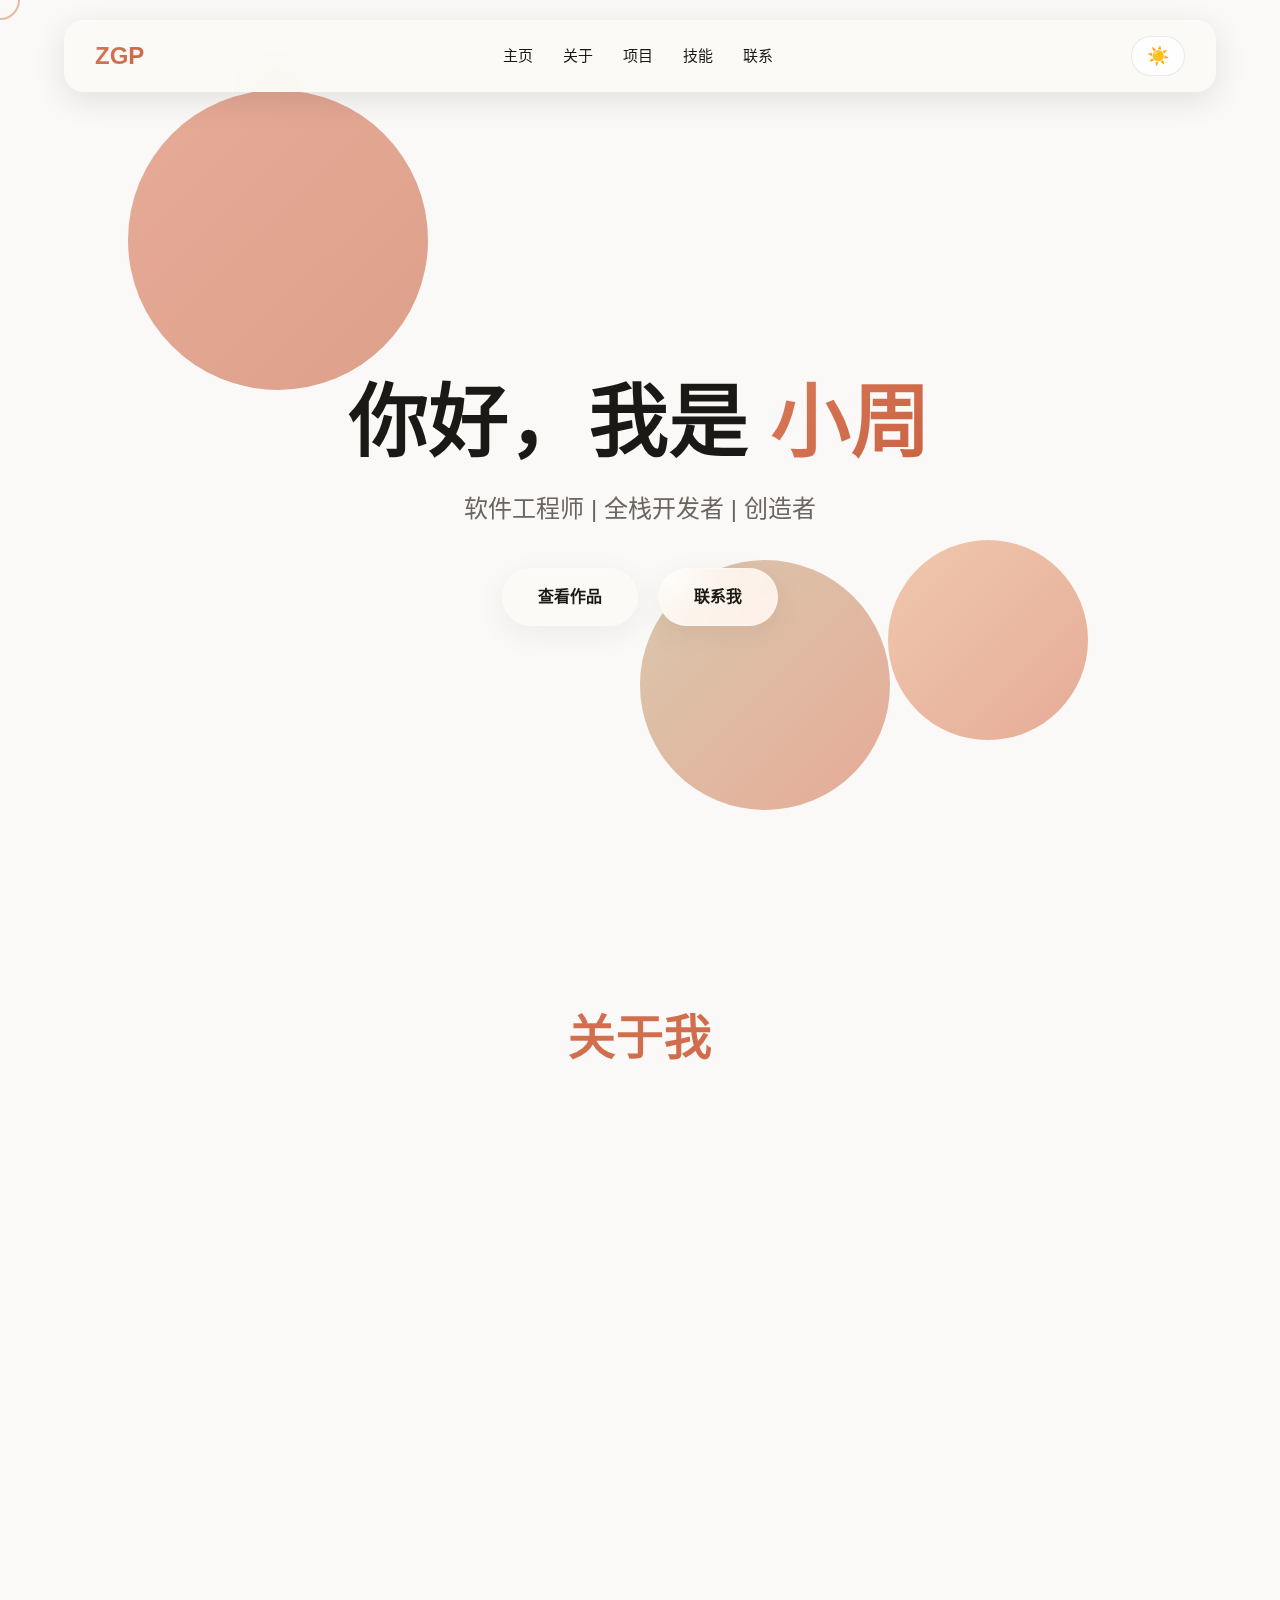
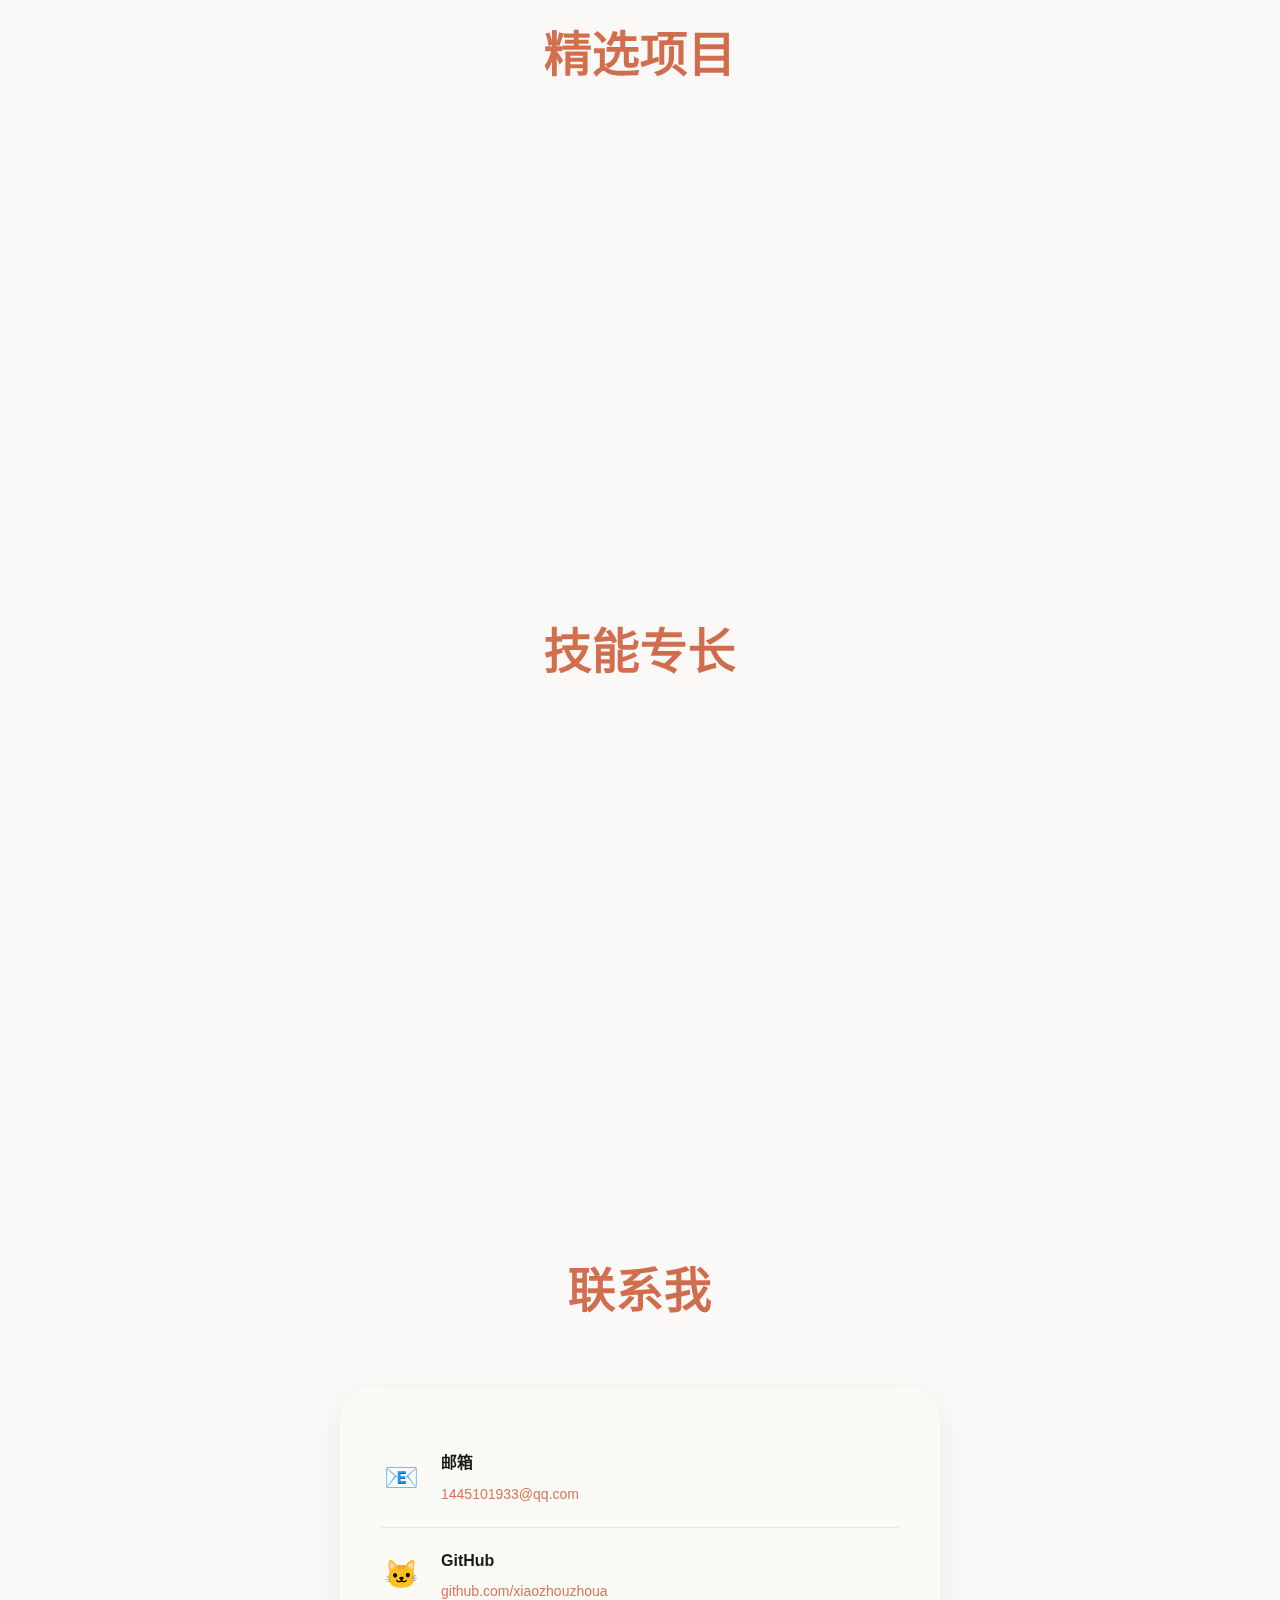
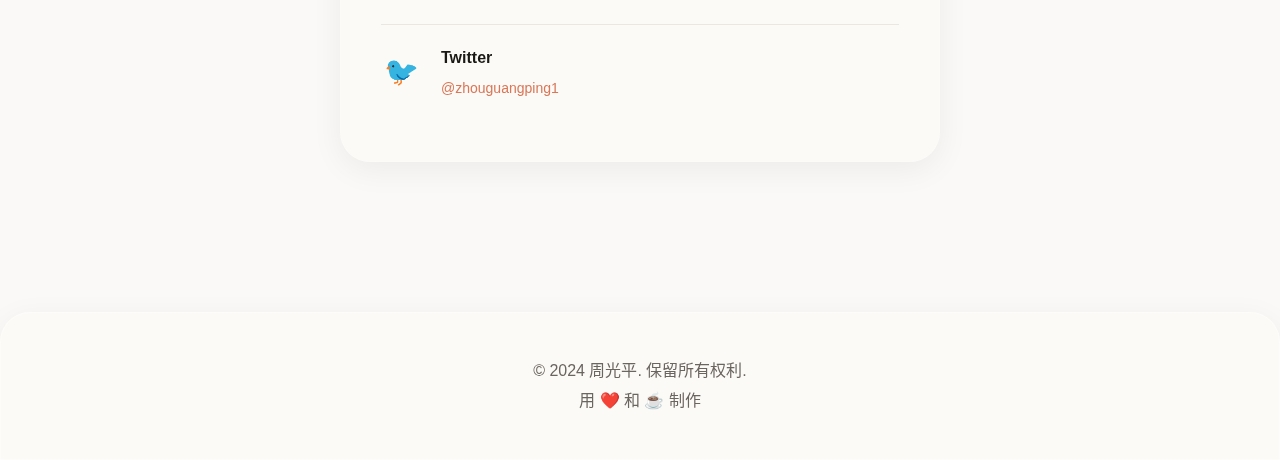
<file: index.html>
<!DOCTYPE html>
<html lang="zh-CN">
<head>
    <meta charset="UTF-8">
    <meta name="viewport" content="width=device-width, initial-scale=1.0">
    <title>我的个人网站</title>
    <link rel="stylesheet" href="styles.css">
</head>
<body>
    <nav class="navbar glass">
        <div class="nav-container">
            <div class="logo">ZGP</div>
            <ul class="nav-menu">
                <li><a href="#home" class="nav-link">主页</a></li>
                <li><a href="#about" class="nav-link">关于</a></li>
                <li><a href="#projects" class="nav-link">项目</a></li>
                <li><a href="#skills" class="nav-link">技能</a></li>
                <li><a href="#contact" class="nav-link">联系</a></li>
            </ul>
            <button class="theme-toggle" id="themeToggle">
                <span class="sun">☀️</span>
                <span class="moon">🌙</span>
            </button>
        </div>
    </nav>

    <section id="home" class="hero">
        <div class="hero-content">
            <div class="hero-text">
                <h1 class="glitch-text">你好，我是 <span class="highlight">小周</span></h1>
                <p class="subtitle">软件工程师 | 全栈开发者 | 创造者</p>
                <div class="cta-buttons">
                    <a href="#projects" class="btn btn-primary glass">查看作品</a>
                    <a href="#contact" class="btn btn-secondary glass">联系我</a>
                </div>
            </div>
        </div>
        <div class="floating-shapes">
            <div class="shape shape-1"></div>
            <div class="shape shape-2"></div>
            <div class="shape shape-3"></div>
        </div>
    </section>

    <section id="about" class="section">
        <div class="container">
            <h2 class="section-title">关于我</h2>
            <div class="about-content">
                <div class="about-card glass">
                    <div class="card-icon">👨‍💻</div>
                    <h3>开发者</h3>
                    <p>热爱编程，专注于创建优雅的解决方案</p>
                </div>
                <div class="about-card glass">
                    <div class="card-icon">🎨</div>
                    <h3>设计师</h3>
                    <p>追求美学与功能的完美结合</p>
                </div>
                <div class="about-card glass">
                    <div class="card-icon">🚀</div>
                    <h3>创新者</h3>
                    <p>不断探索新技术，突破边界</p>
                </div>
            </div>
        </div>
    </section>

    <section id="projects" class="section">
        <div class="container">
            <h2 class="section-title">精选项目</h2>
            <div class="projects-grid">
                <div class="project-card glass">
                    <div class="project-header">
                        <h3>StarAI</h3>
                        <span class="project-tag">Web App</span>
                    </div>
                    <p class="project-description">这是一个令人兴奋的项目，展示了现代 Web 开发的最佳实践</p>
                    <div class="project-tech">
                        <span class="tech-tag">React</span>
                        <span class="tech-tag">TypeScript</span>
                        <span class="tech-tag">Node.js</span>
                    </div>
                    <div class="project-links">
                        <a href="#" class="project-link">查看详情 →</a>
                    </div>
                </div>
                <div class="project-card glass">
                    <div class="project-header">
                        <h3>GetSteps</h3>
                        <span class="project-tag">Mobile App</span>
                    </div>
                    <p class="project-description">创新的移动应用，为用户提供流畅的体验</p>
                    <div class="project-tech">
                        <span class="tech-tag">Flutter</span>
                        <span class="tech-tag">Firebase</span>
                        <span class="tech-tag">GraphQL</span>
                    </div>
                    <div class="project-links">
                        <a href="#" class="project-link">查看详情 →</a>
                    </div>
                </div>
                <div class="project-card glass">
                    <div class="project-header">
                        <h3>DevToolAll</h3>
                        <span class="project-tag">Open Source</span>
                    </div>
                    <p class="project-description">开源工具库，帮助开发者提高效率</p>
                    <div class="project-tech">
                        <span class="tech-tag">Python</span>
                        <span class="tech-tag">Docker</span>
                        <span class="tech-tag">CI/CD</span>
                    </div>
                    <div class="project-links">
                        <a href="#" class="project-link">查看详情 →</a>
                    </div>
                </div>
            </div>
        </div>
    </section>

    <section id="skills" class="section">
        <div class="container">
            <h2 class="section-title">技能专长</h2>
            <div class="skills-container">
                <div class="skill-category glass">
                    <h3>前端开发</h3>
                    <div class="skill-items">
                        <div class="skill-item">
                            <span class="skill-name">React / Vue</span>
                            <div class="skill-bar">
                                <div class="skill-progress" style="width: 90%"></div>
                            </div>
                        </div>
                        <div class="skill-item">
                            <span class="skill-name">TypeScript</span>
                            <div class="skill-bar">
                                <div class="skill-progress" style="width: 85%"></div>
                            </div>
                        </div>
                        <div class="skill-item">
                            <span class="skill-name">CSS / Sass</span>
                            <div class="skill-bar">
                                <div class="skill-progress" style="width: 95%"></div>
                            </div>
                        </div>
                    </div>
                </div>
                <div class="skill-category glass">
                    <h3>后端开发</h3>
                    <div class="skill-items">
                        <div class="skill-item">
                            <span class="skill-name">Node.js</span>
                            <div class="skill-bar">
                                <div class="skill-progress" style="width: 88%"></div>
                            </div>
                        </div>
                        <div class="skill-item">
                            <span class="skill-name">Python</span>
                            <div class="skill-bar">
                                <div class="skill-progress" style="width: 82%"></div>
                            </div>
                        </div>
                        <div class="skill-item">
                            <span class="skill-name">Database</span>
                            <div class="skill-bar">
                                <div class="skill-progress" style="width: 80%"></div>
                            </div>
                        </div>
                    </div>
                </div>
            </div>
        </div>
    </section>

    <section id="contact" class="section">
        <div class="container">
            <h2 class="section-title">联系我</h2>
            <div class="contact-content">
                <div class="contact-info glass">
                    <div class="contact-item">
                        <span class="contact-icon">📧</span>
                        <div>
                            <h4>邮箱</h4>
                            <a href="mailto:1445101933@qq.com" class="contact-link">1445101933@qq.com</a>
                        </div>
                    </div>
                    <div class="contact-item">
                        <span class="contact-icon">🐱</span>
                        <div>
                            <h4>GitHub</h4>
                            <a href="https://github.com/xiaozhouzhoua" target="_blank" rel="noopener noreferrer" class="contact-link">github.com/xiaozhouzhoua</a>
                        </div>
                    </div>
                    <div class="contact-item">
                        <span class="contact-icon">🐦</span>
                        <div>
                            <h4>Twitter</h4>
                            <a href="https://twitter.com/zhouguangping1" target="_blank" rel="noopener noreferrer" class="contact-link">@zhouguangping1</a>
                        </div>
                    </div>
                </div>
            </div>
        </div>
    </section>

    <footer class="footer glass">
        <div class="container">
            <p>&copy; 2024 周光平. 保留所有权利.</p>
            <p>用 ❤️ 和 ☕ 制作</p>
        </div>
    </footer>

    <script src="script.js"></script>
</body>
</html>
</file>
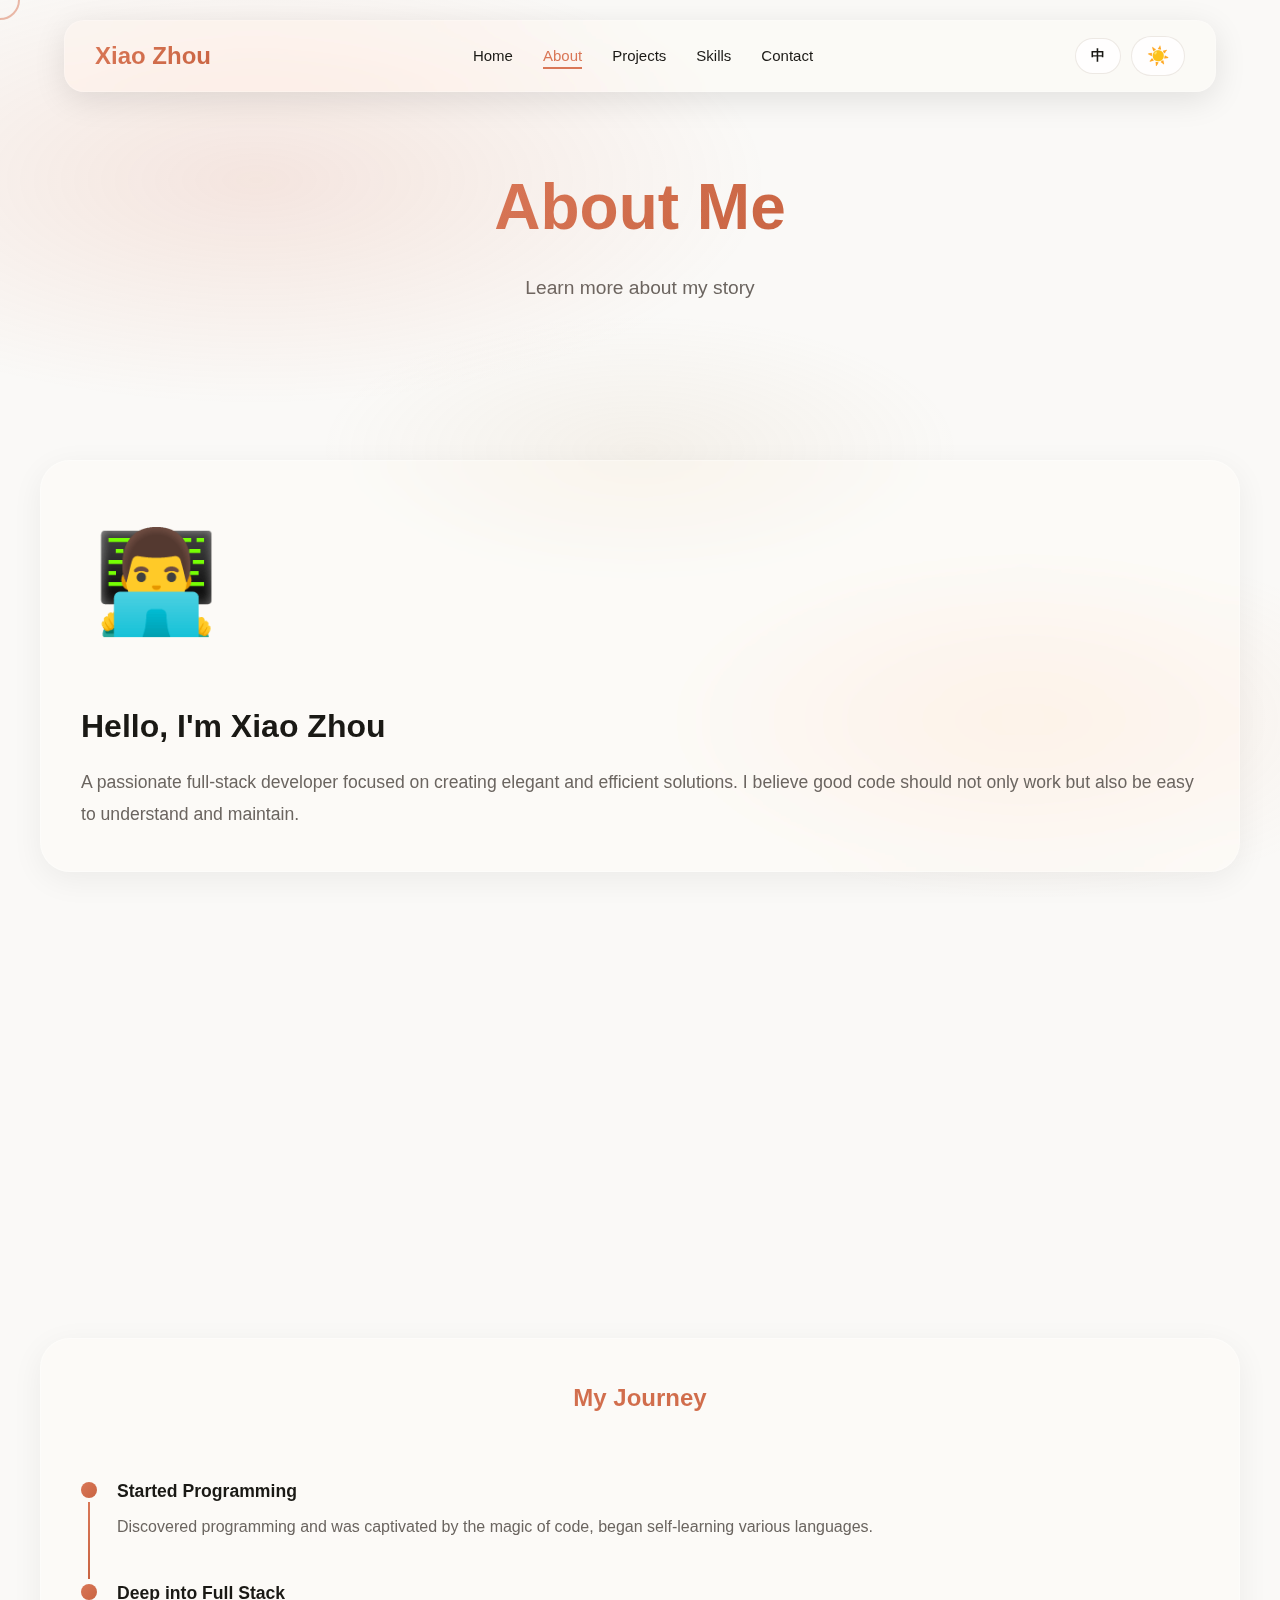
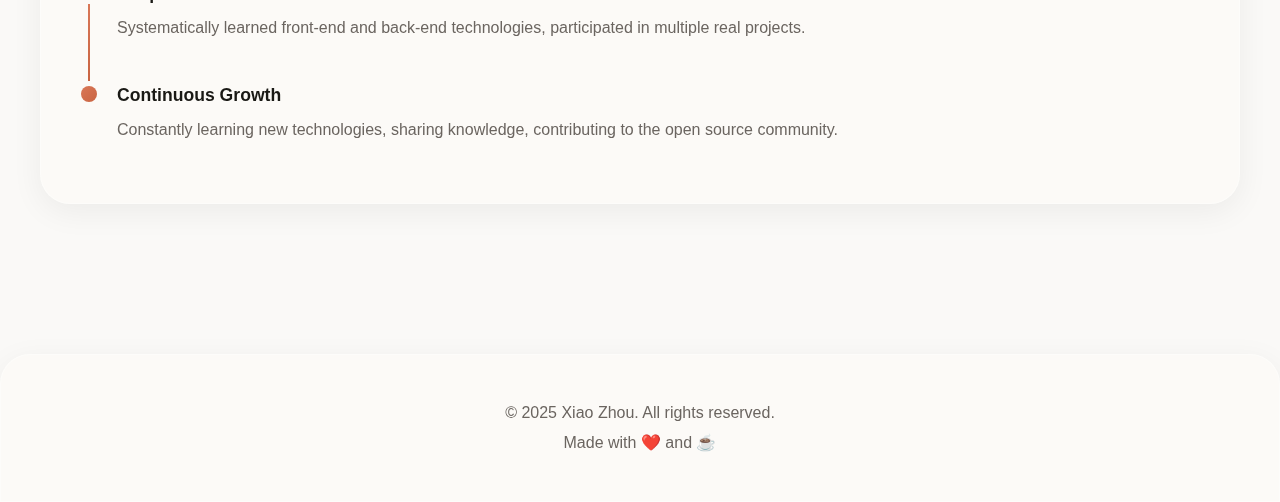
<file: about.html>
<!DOCTYPE html>
<html lang="en">
<head>
    <meta charset="UTF-8">
    <meta name="viewport" content="width=device-width, initial-scale=1.0">
    <title>About - Xiao Zhou</title>
    <link rel="icon" href="data:image/svg+xml,<svg xmlns='http://www.w3.org/2000/svg' viewBox='0 0 100 100'><text y='.9em' font-size='90'>👨‍💻</text></svg>">
    <link rel="stylesheet" href="https://cdnjs.cloudflare.com/ajax/libs/font-awesome/6.5.1/css/all.min.css">
    <link rel="stylesheet" href="styles.css">
</head>
<body>
    <nav class="navbar glass">
        <div class="nav-container">
            <a href="index.html" class="logo">Xiao Zhou</a>
            <ul class="nav-menu">
                <li><a href="index.html" class="nav-link" data-i18n="nav.home">Home</a></li>
                <li><a href="about.html" class="nav-link active" data-i18n="nav.about">About</a></li>
                <li><a href="projects.html" class="nav-link" data-i18n="nav.projects">Projects</a></li>
                <li><a href="skills.html" class="nav-link" data-i18n="nav.skills">Skills</a></li>
                <li><a href="contact.html" class="nav-link" data-i18n="nav.contact">Contact</a></li>
            </ul>
            <div class="nav-actions">
                <button class="lang-toggle" id="langToggle">中</button>
                <button class="theme-toggle" id="themeToggle">
                    <span class="sun">☀️</span>
                    <span class="moon">🌙</span>
                </button>
            </div>
        </div>
    </nav>

    <section class="page-hero">
        <h1 class="page-title" data-i18n="about.title">About Me</h1>
        <p class="page-subtitle" data-i18n="about.subtitle">Learn more about my story</p>
    </section>

    <section class="section">
        <div class="container">
            <div class="about-detail glass">
                <div class="about-intro">
                    <div class="avatar-large">👨‍💻</div>
                    <div class="intro-text">
                        <h2 data-i18n="about.hello">Hello, I'm Xiao Zhou</h2>
                        <p data-i18n="about.intro">A passionate full-stack developer focused on creating elegant and efficient solutions. I believe good code should not only work but also be easy to understand and maintain.</p>
                    </div>
                </div>
            </div>

            <div class="about-content" style="margin-top: 40px;">
                <div class="about-card glass">
                    <div class="card-icon">👨‍💻</div>
                    <h3 data-i18n="about.developer">Developer</h3>
                    <p data-i18n="about.developerDesc">Passionate about programming, focused on creating elegant solutions. Years of development experience with full-stack expertise.</p>
                </div>
                <div class="about-card glass">
                    <div class="card-icon">🎨</div>
                    <h3 data-i18n="about.designer">Designer</h3>
                    <p data-i18n="about.designerDesc">Pursuing the perfect combination of aesthetics and functionality. Focused on user experience, presenting complex features simply.</p>
                </div>
                <div class="about-card glass">
                    <div class="card-icon">🚀</div>
                    <h3 data-i18n="about.innovator">Innovator</h3>
                    <p data-i18n="about.innovatorDesc">Constantly exploring new technologies, pushing boundaries. Maintaining passion for learning, embracing change, pursuing excellence.</p>
                </div>
            </div>

            <div class="timeline glass" style="margin-top: 60px; padding: 40px; border-radius: 30px;">
                <h2 style="text-align: center; margin-bottom: 40px; background: var(--gradient-1); -webkit-background-clip: text; background-clip: text; -webkit-text-fill-color: transparent;" data-i18n="about.journey">My Journey</h2>
                <div class="timeline-item">
                    <div class="timeline-dot"></div>
                    <div class="timeline-content">
                        <h4 data-i18n="about.journeyStart">Started Programming</h4>
                        <p data-i18n="about.journeyStartDesc">Discovered programming and was captivated by the magic of code, began self-learning various languages.</p>
                    </div>
                </div>
                <div class="timeline-item">
                    <div class="timeline-dot"></div>
                    <div class="timeline-content">
                        <h4 data-i18n="about.journeyFullstack">Deep into Full Stack</h4>
                        <p data-i18n="about.journeyFullstackDesc">Systematically learned front-end and back-end technologies, participated in multiple real projects.</p>
                    </div>
                </div>
                <div class="timeline-item">
                    <div class="timeline-dot"></div>
                    <div class="timeline-content">
                        <h4 data-i18n="about.journeyGrowth">Continuous Growth</h4>
                        <p data-i18n="about.journeyGrowthDesc">Constantly learning new technologies, sharing knowledge, contributing to the open source community.</p>
                    </div>
                </div>
            </div>
        </div>
    </section>

    <footer class="footer glass">
        <div class="container">
            <p data-i18n="footer.rights">© 2025 Xiao Zhou. All rights reserved.</p>
            <p data-i18n="footer.madeWith">Made with ❤️ and ☕</p>
        </div>
    </footer>

    <button class="back-to-top" id="backToTop" data-i18n-title="backToTop" title="Back to top">
        <i class="fas fa-arrow-up"></i>
    </button>

    <script src="i18n.js"></script>
    <script src="script.js"></script>
</body>
</html>
</file>
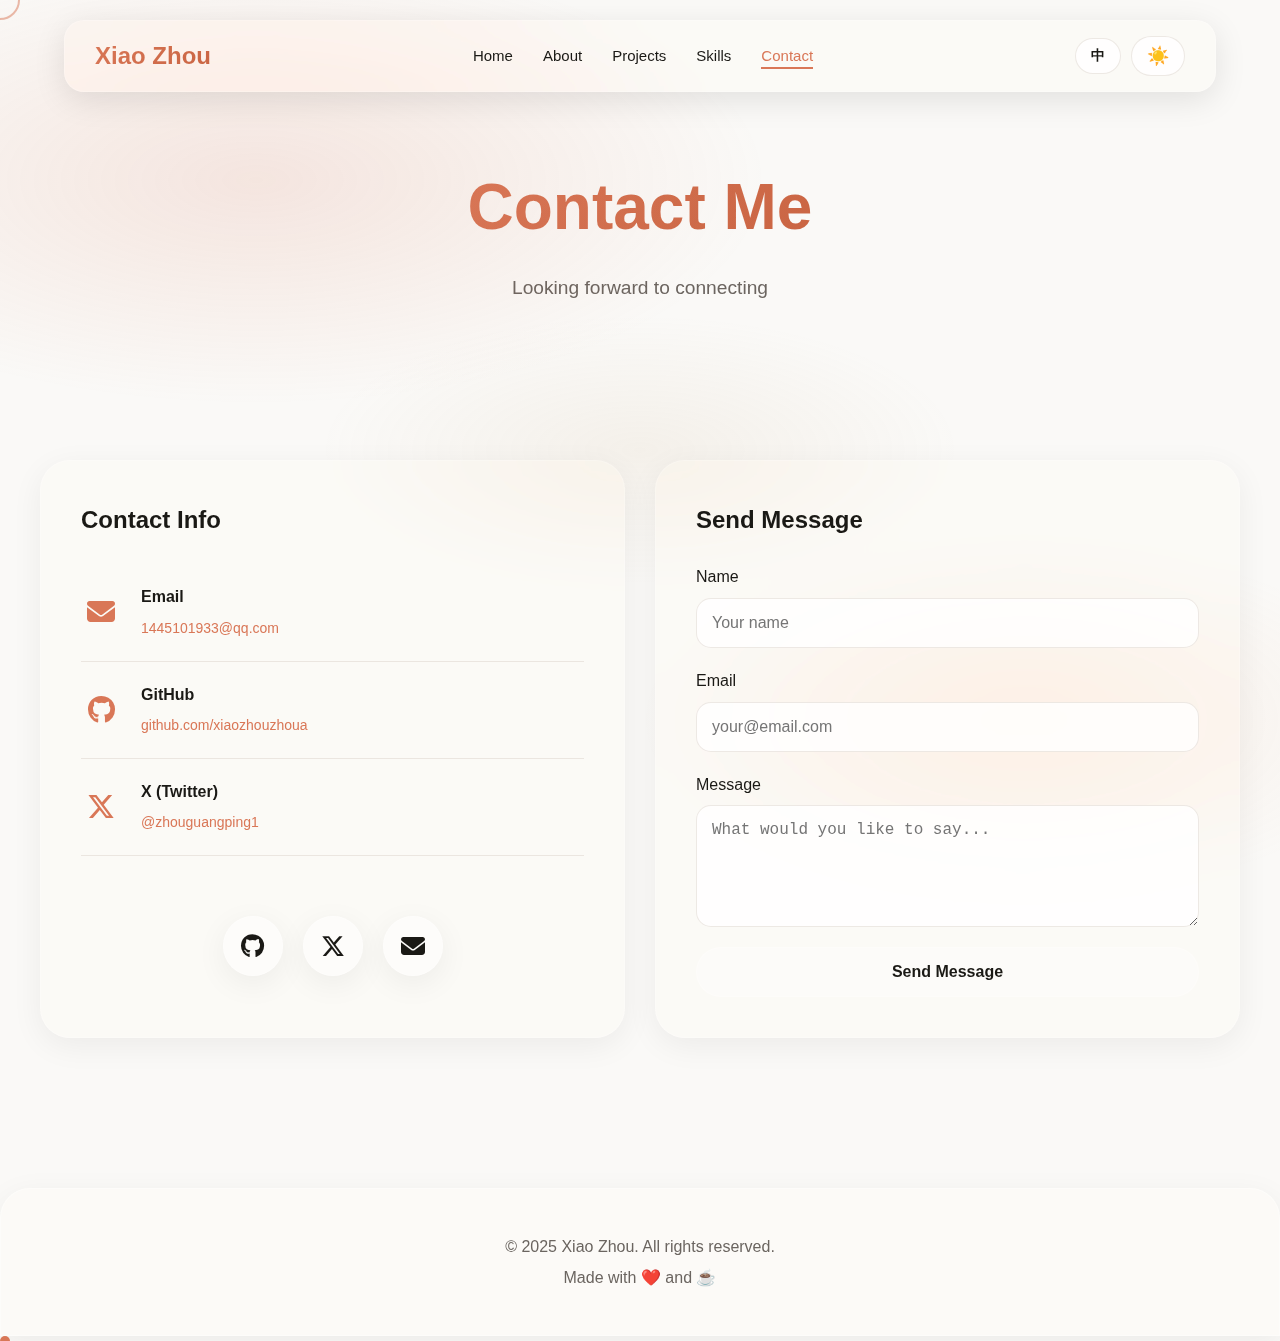
<file: contact.html>
<!DOCTYPE html>
<html lang="en">
<head>
    <meta charset="UTF-8">
    <meta name="viewport" content="width=device-width, initial-scale=1.0">
    <title>Contact - Xiao Zhou</title>
    <link rel="icon" href="data:image/svg+xml,<svg xmlns='http://www.w3.org/2000/svg' viewBox='0 0 100 100'><text y='.9em' font-size='90'>👨‍💻</text></svg>">
    <link rel="stylesheet" href="https://cdnjs.cloudflare.com/ajax/libs/font-awesome/6.5.1/css/all.min.css">
    <link rel="stylesheet" href="styles.css">
</head>
<body>
    <nav class="navbar glass">
        <div class="nav-container">
            <a href="index.html" class="logo">Xiao Zhou</a>
            <ul class="nav-menu">
                <li><a href="index.html" class="nav-link" data-i18n="nav.home">Home</a></li>
                <li><a href="about.html" class="nav-link" data-i18n="nav.about">About</a></li>
                <li><a href="projects.html" class="nav-link" data-i18n="nav.projects">Projects</a></li>
                <li><a href="skills.html" class="nav-link" data-i18n="nav.skills">Skills</a></li>
                <li><a href="contact.html" class="nav-link active" data-i18n="nav.contact">Contact</a></li>
            </ul>
            <div class="nav-actions">
                <button class="lang-toggle" id="langToggle">中</button>
                <button class="theme-toggle" id="themeToggle">
                    <span class="sun">☀️</span>
                    <span class="moon">🌙</span>
                </button>
            </div>
        </div>
    </nav>

    <section class="page-hero">
        <h1 class="page-title" data-i18n="contact.title">Contact Me</h1>
        <p class="page-subtitle" data-i18n="contact.subtitle">Looking forward to connecting</p>
    </section>

    <section class="section">
        <div class="container">
            <div class="contact-row">
                <div class="contact-info glass">
                    <h3 data-i18n="contact.info">Contact Info</h3>
                    <div class="contact-item">
                        <i class="fas fa-envelope contact-icon"></i>
                        <div>
                            <h4 data-i18n="contact.email">Email</h4>
                            <a href="mailto:1445101933@qq.com" class="contact-link">1445101933@qq.com</a>
                        </div>
                    </div>
                    <div class="contact-item">
                        <i class="fab fa-github contact-icon"></i>
                        <div>
                            <h4>GitHub</h4>
                            <a href="https://github.com/xiaozhouzhoua" target="_blank" rel="noopener noreferrer" class="contact-link">github.com/xiaozhouzhoua</a>
                        </div>
                    </div>
                    <div class="contact-item">
                        <i class="fab fa-x-twitter contact-icon"></i>
                        <div>
                            <h4>X (Twitter)</h4>
                            <a href="https://twitter.com/zhouguangping1" target="_blank" rel="noopener noreferrer" class="contact-link">@zhouguangping1</a>
                        </div>
                    </div>
                    <div class="social-icons" style="margin-top: 30px;">
                        <a href="https://github.com/xiaozhouzhoua" target="_blank" class="social-icon glass">
                            <i class="fab fa-github"></i>
                        </a>
                        <a href="https://twitter.com/zhouguangping1" target="_blank" class="social-icon glass">
                            <i class="fab fa-x-twitter"></i>
                        </a>
                        <a href="mailto:1445101933@qq.com" class="social-icon glass">
                            <i class="fas fa-envelope"></i>
                        </a>
                    </div>
                </div>

                <div class="contact-form-wrapper glass">
                    <h3 data-i18n="contact.sendMessage">Send Message</h3>
                    <form class="contact-form" id="contactForm">
                        <div class="form-group">
                            <label for="name" data-i18n="contact.name">Name</label>
                            <input type="text" id="name" name="name" required data-i18n-placeholder="contact.namePlaceholder" placeholder="Your name">
                        </div>
                        <div class="form-group">
                            <label for="email" data-i18n="contact.email">Email</label>
                            <input type="email" id="email" name="email" required data-i18n-placeholder="contact.emailPlaceholder" placeholder="your@email.com">
                        </div>
                        <div class="form-group">
                            <label for="message" data-i18n="contact.message">Message</label>
                            <textarea id="message" name="message" rows="5" required data-i18n-placeholder="contact.messagePlaceholder" placeholder="What would you like to say..."></textarea>
                        </div>
                        <button type="submit" class="btn btn-primary" data-i18n="contact.send">Send Message</button>
                    </form>
                </div>
            </div>
        </div>
    </section>

    <footer class="footer glass">
        <div class="container">
            <p data-i18n="footer.rights">© 2025 Xiao Zhou. All rights reserved.</p>
            <p data-i18n="footer.madeWith">Made with ❤️ and ☕</p>
        </div>
    </footer>

    <button class="back-to-top" id="backToTop" data-i18n-title="backToTop" title="Back to top">
        <i class="fas fa-arrow-up"></i>
    </button>

    <script src="i18n.js"></script>
    <script src="script.js"></script>
</body>
</html>
</file>
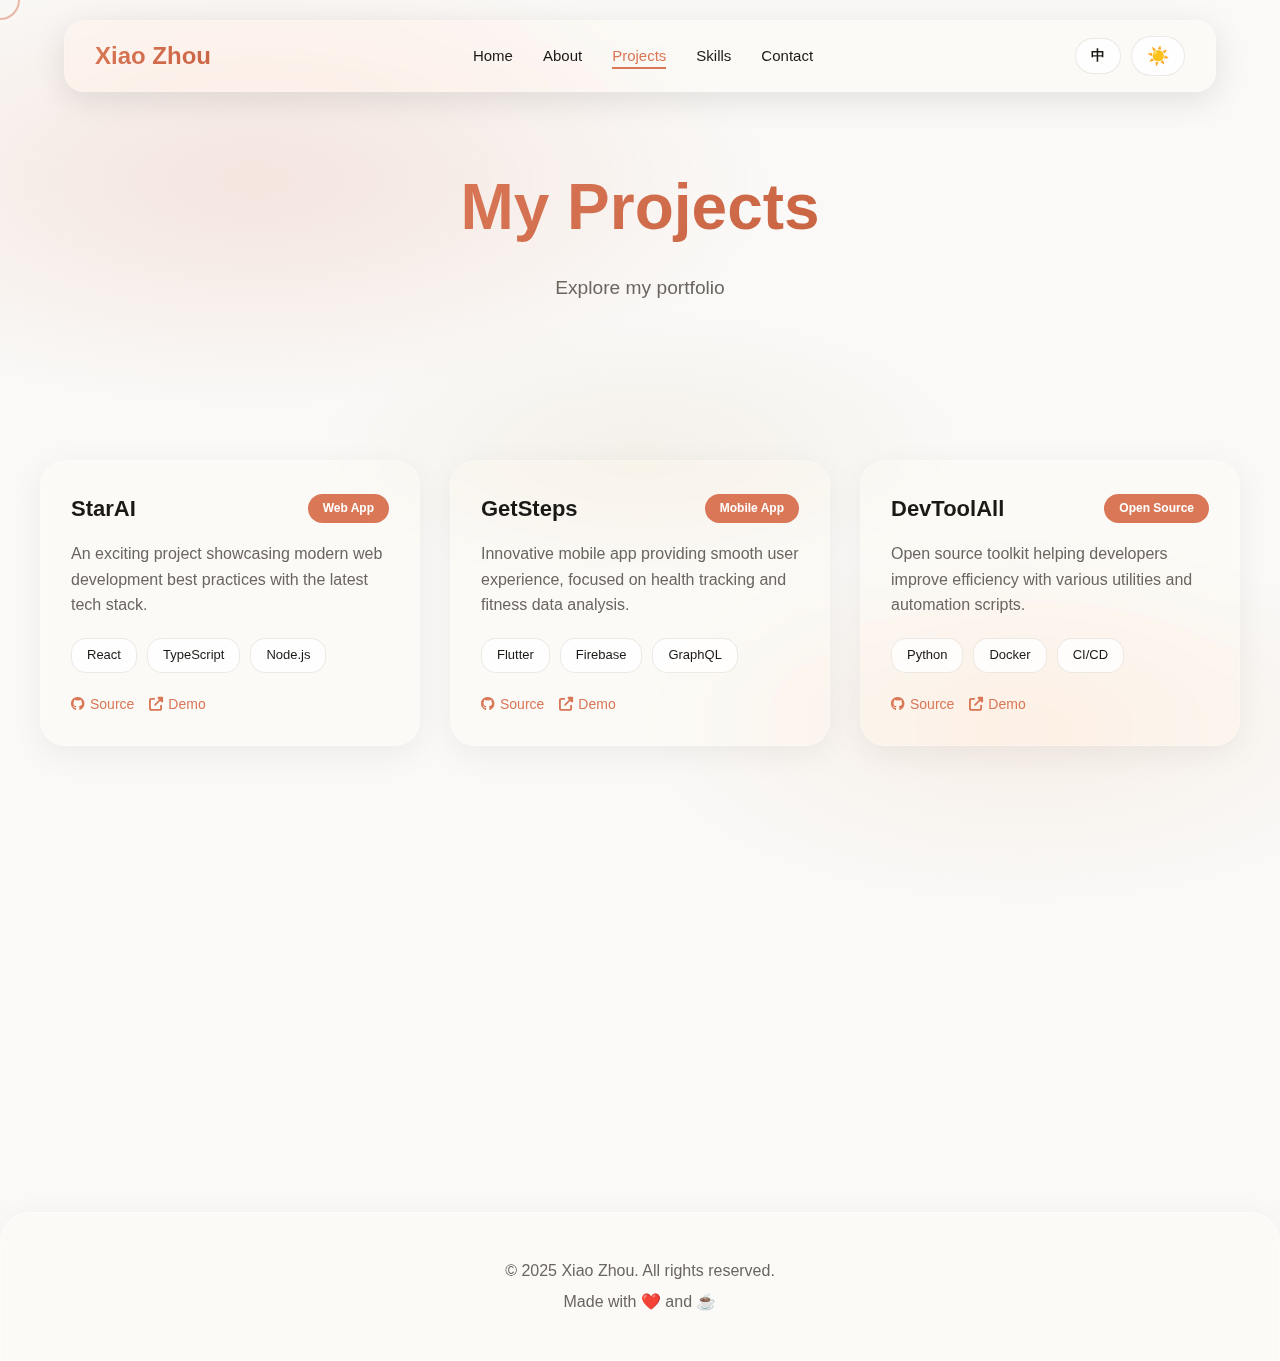
<file: projects.html>
<!DOCTYPE html>
<html lang="en">
<head>
    <meta charset="UTF-8">
    <meta name="viewport" content="width=device-width, initial-scale=1.0">
    <title>Projects - Xiao Zhou</title>
    <link rel="icon" href="data:image/svg+xml,<svg xmlns='http://www.w3.org/2000/svg' viewBox='0 0 100 100'><text y='.9em' font-size='90'>👨‍💻</text></svg>">
    <link rel="stylesheet" href="https://cdnjs.cloudflare.com/ajax/libs/font-awesome/6.5.1/css/all.min.css">
    <link rel="stylesheet" href="styles.css">
</head>
<body>
    <nav class="navbar glass">
        <div class="nav-container">
            <a href="index.html" class="logo">Xiao Zhou</a>
            <ul class="nav-menu">
                <li><a href="index.html" class="nav-link" data-i18n="nav.home">Home</a></li>
                <li><a href="about.html" class="nav-link" data-i18n="nav.about">About</a></li>
                <li><a href="projects.html" class="nav-link active" data-i18n="nav.projects">Projects</a></li>
                <li><a href="skills.html" class="nav-link" data-i18n="nav.skills">Skills</a></li>
                <li><a href="contact.html" class="nav-link" data-i18n="nav.contact">Contact</a></li>
            </ul>
            <div class="nav-actions">
                <button class="lang-toggle" id="langToggle">中</button>
                <button class="theme-toggle" id="themeToggle">
                    <span class="sun">☀️</span>
                    <span class="moon">🌙</span>
                </button>
            </div>
        </div>
    </nav>

    <section class="page-hero">
        <h1 class="page-title" data-i18n="projects.title">My Projects</h1>
        <p class="page-subtitle" data-i18n="projects.subtitle">Explore my portfolio</p>
    </section>

    <section class="section">
        <div class="container">
            <div class="projects-grid">
                <div class="project-card glass">
                    <div class="project-header">
                        <h3>StarAI</h3>
                        <span class="project-tag">Web App</span>
                    </div>
                    <p class="project-description" data-i18n="projects.staraiDesc">An exciting project showcasing modern web development best practices with the latest tech stack.</p>
                    <div class="project-tech">
                        <span class="tech-tag">React</span>
                        <span class="tech-tag">TypeScript</span>
                        <span class="tech-tag">Node.js</span>
                    </div>
                    <div class="project-links">
                        <a href="#" class="project-link"><i class="fab fa-github"></i> <span data-i18n="projects.source">Source</span></a>
                        <a href="#" class="project-link"><i class="fas fa-external-link-alt"></i> <span data-i18n="projects.demo">Demo</span></a>
                    </div>
                </div>
                <div class="project-card glass">
                    <div class="project-header">
                        <h3>GetSteps</h3>
                        <span class="project-tag">Mobile App</span>
                    </div>
                    <p class="project-description" data-i18n="projects.getstepsDesc">Innovative mobile app providing smooth user experience, focused on health tracking and fitness data analysis.</p>
                    <div class="project-tech">
                        <span class="tech-tag">Flutter</span>
                        <span class="tech-tag">Firebase</span>
                        <span class="tech-tag">GraphQL</span>
                    </div>
                    <div class="project-links">
                        <a href="#" class="project-link"><i class="fab fa-github"></i> <span data-i18n="projects.source">Source</span></a>
                        <a href="#" class="project-link"><i class="fas fa-external-link-alt"></i> <span data-i18n="projects.demo">Demo</span></a>
                    </div>
                </div>
                <div class="project-card glass">
                    <div class="project-header">
                        <h3>DevToolAll</h3>
                        <span class="project-tag">Open Source</span>
                    </div>
                    <p class="project-description" data-i18n="projects.devtoolallDesc">Open source toolkit helping developers improve efficiency with various utilities and automation scripts.</p>
                    <div class="project-tech">
                        <span class="tech-tag">Python</span>
                        <span class="tech-tag">Docker</span>
                        <span class="tech-tag">CI/CD</span>
                    </div>
                    <div class="project-links">
                        <a href="#" class="project-link"><i class="fab fa-github"></i> <span data-i18n="projects.source">Source</span></a>
                        <a href="#" class="project-link"><i class="fas fa-external-link-alt"></i> <span data-i18n="projects.demo">Demo</span></a>
                    </div>
                </div>
                <div class="project-card glass">
                    <div class="project-header">
                        <h3>CloudSync</h3>
                        <span class="project-tag">SaaS</span>
                    </div>
                    <p class="project-description" data-i18n="projects.cloudsyncDesc">Cloud sync service supporting multi-platform data synchronization and backup for data security.</p>
                    <div class="project-tech">
                        <span class="tech-tag">Go</span>
                        <span class="tech-tag">AWS</span>
                        <span class="tech-tag">Redis</span>
                    </div>
                    <div class="project-links">
                        <a href="#" class="project-link"><i class="fab fa-github"></i> <span data-i18n="projects.source">Source</span></a>
                        <a href="#" class="project-link"><i class="fas fa-external-link-alt"></i> <span data-i18n="projects.demo">Demo</span></a>
                    </div>
                </div>
                <div class="project-card glass">
                    <div class="project-header">
                        <h3>SmartHome</h3>
                        <span class="project-tag">IoT</span>
                    </div>
                    <p class="project-description" data-i18n="projects.smarthomeDesc">Smart home control system supporting multiple device connections and automation scenarios.</p>
                    <div class="project-tech">
                        <span class="tech-tag">Rust</span>
                        <span class="tech-tag">MQTT</span>
                        <span class="tech-tag">Vue.js</span>
                    </div>
                    <div class="project-links">
                        <a href="#" class="project-link"><i class="fab fa-github"></i> <span data-i18n="projects.source">Source</span></a>
                        <a href="#" class="project-link"><i class="fas fa-external-link-alt"></i> <span data-i18n="projects.demo">Demo</span></a>
                    </div>
                </div>
                <div class="project-card glass">
                    <div class="project-header">
                        <h3>CodeReview</h3>
                        <span class="project-tag">Tool</span>
                    </div>
                    <p class="project-description" data-i18n="projects.codereviewDesc">AI-powered code review tool that automatically detects issues and provides improvement suggestions.</p>
                    <div class="project-tech">
                        <span class="tech-tag">Python</span>
                        <span class="tech-tag">OpenAI</span>
                        <span class="tech-tag">FastAPI</span>
                    </div>
                    <div class="project-links">
                        <a href="#" class="project-link"><i class="fab fa-github"></i> <span data-i18n="projects.source">Source</span></a>
                        <a href="#" class="project-link"><i class="fas fa-external-link-alt"></i> <span data-i18n="projects.demo">Demo</span></a>
                    </div>
                </div>
            </div>
        </div>
    </section>

    <footer class="footer glass">
        <div class="container">
            <p data-i18n="footer.rights">© 2025 Xiao Zhou. All rights reserved.</p>
            <p data-i18n="footer.madeWith">Made with ❤️ and ☕</p>
        </div>
    </footer>

    <button class="back-to-top" id="backToTop" data-i18n-title="backToTop" title="Back to top">
        <i class="fas fa-arrow-up"></i>
    </button>

    <script src="i18n.js"></script>
    <script src="script.js"></script>
</body>
</html>
</file>
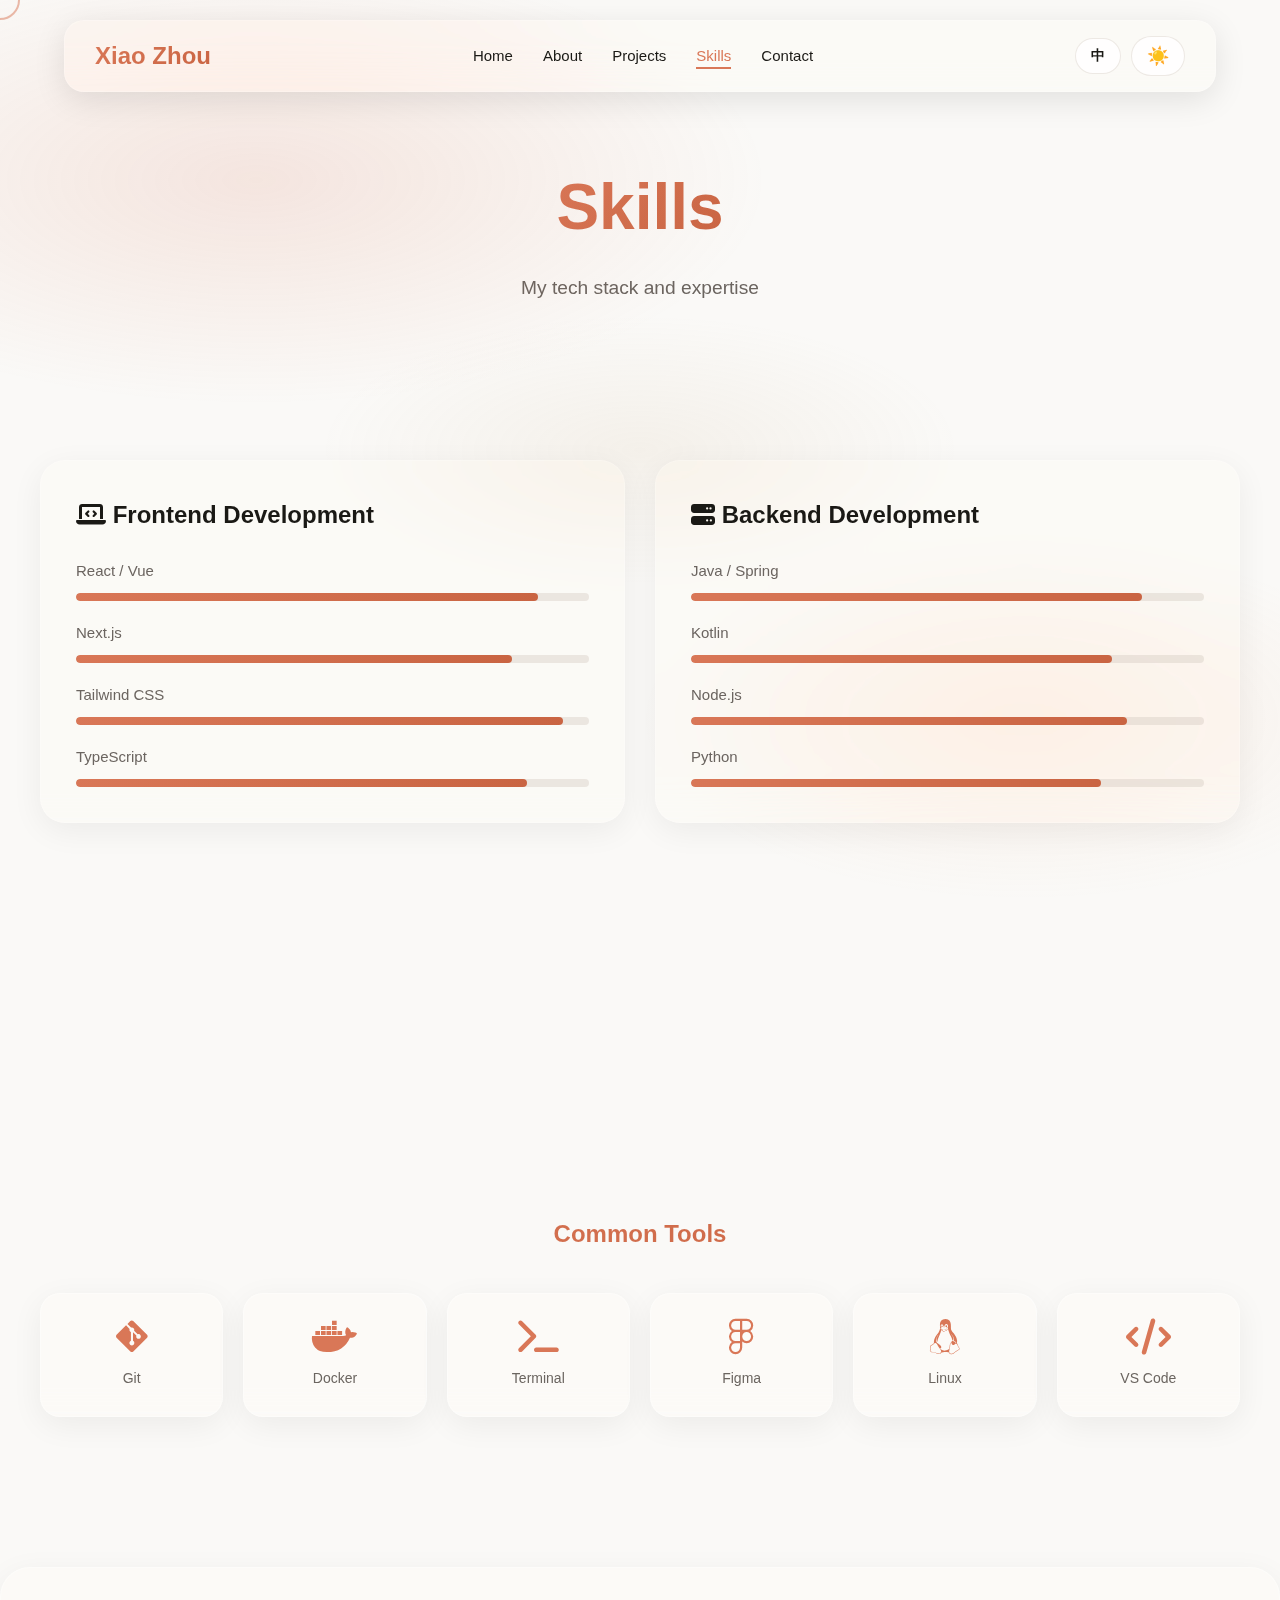
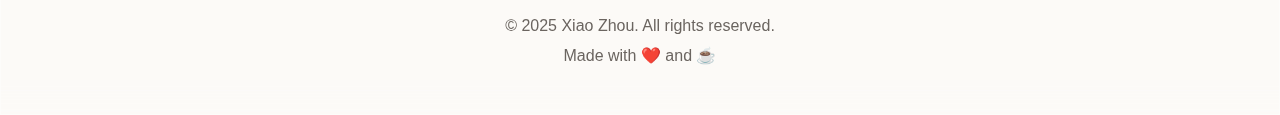
<file: skills.html>
<!DOCTYPE html>
<html lang="en">
<head>
    <meta charset="UTF-8">
    <meta name="viewport" content="width=device-width, initial-scale=1.0">
    <title>Skills - Xiao Zhou</title>
    <link rel="icon" href="data:image/svg+xml,<svg xmlns='http://www.w3.org/2000/svg' viewBox='0 0 100 100'><text y='.9em' font-size='90'>👨‍💻</text></svg>">
    <link rel="stylesheet" href="https://cdnjs.cloudflare.com/ajax/libs/font-awesome/6.5.1/css/all.min.css">
    <link rel="stylesheet" href="styles.css">
</head>
<body>
    <nav class="navbar glass">
        <div class="nav-container">
            <a href="index.html" class="logo">Xiao Zhou</a>
            <ul class="nav-menu">
                <li><a href="index.html" class="nav-link" data-i18n="nav.home">Home</a></li>
                <li><a href="about.html" class="nav-link" data-i18n="nav.about">About</a></li>
                <li><a href="projects.html" class="nav-link" data-i18n="nav.projects">Projects</a></li>
                <li><a href="skills.html" class="nav-link active" data-i18n="nav.skills">Skills</a></li>
                <li><a href="contact.html" class="nav-link" data-i18n="nav.contact">Contact</a></li>
            </ul>
            <div class="nav-actions">
                <button class="lang-toggle" id="langToggle">中</button>
                <button class="theme-toggle" id="themeToggle">
                    <span class="sun">☀️</span>
                    <span class="moon">🌙</span>
                </button>
            </div>
        </div>
    </nav>

    <section class="page-hero">
        <h1 class="page-title" data-i18n="skills.title">Skills</h1>
        <p class="page-subtitle" data-i18n="skills.subtitle">My tech stack and expertise</p>
    </section>

    <section class="section">
        <div class="container">
            <div class="skills-container">
                <div class="skill-category glass">
                    <h3><i class="fas fa-laptop-code"></i> <span data-i18n="skills.frontend">Frontend Development</span></h3>
                    <div class="skill-items">
                        <div class="skill-item">
                            <span class="skill-name">React / Vue</span>
                            <div class="skill-bar">
                                <div class="skill-progress" style="width: 90%"></div>
                            </div>
                        </div>
                        <div class="skill-item">
                            <span class="skill-name">Next.js</span>
                            <div class="skill-bar">
                                <div class="skill-progress" style="width: 85%"></div>
                            </div>
                        </div>
                        <div class="skill-item">
                            <span class="skill-name">Tailwind CSS</span>
                            <div class="skill-bar">
                                <div class="skill-progress" style="width: 95%"></div>
                            </div>
                        </div>
                        <div class="skill-item">
                            <span class="skill-name">TypeScript</span>
                            <div class="skill-bar">
                                <div class="skill-progress" style="width: 88%"></div>
                            </div>
                        </div>
                    </div>
                </div>
                <div class="skill-category glass">
                    <h3><i class="fas fa-server"></i> <span data-i18n="skills.backend">Backend Development</span></h3>
                    <div class="skill-items">
                        <div class="skill-item">
                            <span class="skill-name">Java / Spring</span>
                            <div class="skill-bar">
                                <div class="skill-progress" style="width: 88%"></div>
                            </div>
                        </div>
                        <div class="skill-item">
                            <span class="skill-name">Kotlin</span>
                            <div class="skill-bar">
                                <div class="skill-progress" style="width: 82%"></div>
                            </div>
                        </div>
                        <div class="skill-item">
                            <span class="skill-name">Node.js</span>
                            <div class="skill-bar">
                                <div class="skill-progress" style="width: 85%"></div>
                            </div>
                        </div>
                        <div class="skill-item">
                            <span class="skill-name">Python</span>
                            <div class="skill-bar">
                                <div class="skill-progress" style="width: 80%"></div>
                            </div>
                        </div>
                    </div>
                </div>
                <div class="skill-category glass">
                    <h3><i class="fas fa-database"></i> <span data-i18n="skills.database">Database</span></h3>
                    <div class="skill-items">
                        <div class="skill-item">
                            <span class="skill-name">MySQL / PostgreSQL</span>
                            <div class="skill-bar">
                                <div class="skill-progress" style="width: 85%"></div>
                            </div>
                        </div>
                        <div class="skill-item">
                            <span class="skill-name">MongoDB</span>
                            <div class="skill-bar">
                                <div class="skill-progress" style="width: 78%"></div>
                            </div>
                        </div>
                        <div class="skill-item">
                            <span class="skill-name">Redis</span>
                            <div class="skill-bar">
                                <div class="skill-progress" style="width: 82%"></div>
                            </div>
                        </div>
                    </div>
                </div>
                <div class="skill-category glass">
                    <h3><i class="fas fa-cloud"></i> <span data-i18n="skills.devops">DevOps & Tools</span></h3>
                    <div class="skill-items">
                        <div class="skill-item">
                            <span class="skill-name">Docker / K8s</span>
                            <div class="skill-bar">
                                <div class="skill-progress" style="width: 80%"></div>
                            </div>
                        </div>
                        <div class="skill-item">
                            <span class="skill-name">Git / GitHub</span>
                            <div class="skill-bar">
                                <div class="skill-progress" style="width: 92%"></div>
                            </div>
                        </div>
                        <div class="skill-item">
                            <span class="skill-name">CI/CD</span>
                            <div class="skill-bar">
                                <div class="skill-progress" style="width: 78%"></div>
                            </div>
                        </div>
                    </div>
                </div>
            </div>

            <div class="tools-section" style="margin-top: 60px;">
                <h2 style="text-align: center; margin-bottom: 40px; background: var(--gradient-1); -webkit-background-clip: text; background-clip: text; -webkit-text-fill-color: transparent;" data-i18n="skills.tools">Common Tools</h2>
                <div class="tools-grid">
                    <div class="tool-item glass">
                        <i class="fab fa-git-alt"></i>
                        <span>Git</span>
                    </div>
                    <div class="tool-item glass">
                        <i class="fab fa-docker"></i>
                        <span>Docker</span>
                    </div>
                    <div class="tool-item glass">
                        <i class="fas fa-terminal"></i>
                        <span>Terminal</span>
                    </div>
                    <div class="tool-item glass">
                        <i class="fab fa-figma"></i>
                        <span>Figma</span>
                    </div>
                    <div class="tool-item glass">
                        <i class="fab fa-linux"></i>
                        <span>Linux</span>
                    </div>
                    <div class="tool-item glass">
                        <i class="fas fa-code"></i>
                        <span>VS Code</span>
                    </div>
                </div>
            </div>
        </div>
    </section>

    <footer class="footer glass">
        <div class="container">
            <p data-i18n="footer.rights">© 2025 Xiao Zhou. All rights reserved.</p>
            <p data-i18n="footer.madeWith">Made with ❤️ and ☕</p>
        </div>
    </footer>

    <button class="back-to-top" id="backToTop" data-i18n-title="backToTop" title="Back to top">
        <i class="fas fa-arrow-up"></i>
    </button>

    <script src="i18n.js"></script>
    <script src="script.js"></script>
</body>
</html>
</file>
<file: styles.css>
:root {
    --primary-color: #D97757;
    --secondary-color: #C96442;
    --accent-color: #E8DDD5;
    --success-color: #34C759;
    
    --bg-primary: #FAF9F7;
    --bg-secondary: #FFFFFF;
    --text-primary: #1A1915;
    --text-secondary: #6B6560;
    
    --glass-bg: rgba(255, 255, 255, 0.8);
    --glass-border: rgba(209, 199, 189, 0.4);
    --shadow-light: rgba(0, 0, 0, 0.06);
    --shadow-medium: rgba(0, 0, 0, 0.1);
    
    --gradient-1: linear-gradient(135deg, #D97757 0%, #C96442 100%);
    --gradient-2: linear-gradient(135deg, #E8A87C 0%, #D97757 100%);
    --gradient-3: linear-gradient(135deg, #C4A77D 0%, #D97757 100%);
}

[data-theme="dark"] {
    --bg-primary: #1A1915;
    --bg-secondary: #242320;
    --text-primary: #E8E4DE;
    --text-secondary: #9B9590;
    
    --glass-bg: rgba(36, 35, 32, 0.9);
    --glass-border: rgba(255, 255, 255, 0.08);
    --shadow-light: rgba(0, 0, 0, 0.3);
    --shadow-medium: rgba(0, 0, 0, 0.5);
    
    --primary-color: #D97757;
    --gradient-1: linear-gradient(135deg, #D97757 0%, #E8A87C 100%);
    --gradient-2: linear-gradient(135deg, #C96442 0%, #D97757 100%);
    --gradient-3: linear-gradient(135deg, #C4A77D 0%, #D97757 100%);
}

@import url('https://cdn.jsdelivr.net/npm/lxgw-wenkai-webfont@1.7.0/style.css');

* {
    margin: 0;
    padding: 0;
    box-sizing: border-box;
}

body {
    font-family: 'LXGW WenKai', -apple-system, BlinkMacSystemFont, 'SF Pro Display', 'Segoe UI', Roboto, 'Helvetica Neue', Arial, sans-serif;
    background: var(--bg-primary);
    color: var(--text-primary);
    line-height: 1.6;
    overflow-x: hidden;
    transition: background 0.3s ease, color 0.3s ease;
    position: relative;
}

body::before {
    content: '';
    position: fixed;
    top: 0;
    left: 0;
    width: 100%;
    height: 100%;
    background: 
        radial-gradient(ellipse 80% 50% at 20% 20%, rgba(217, 119, 87, 0.15), transparent 50%),
        radial-gradient(ellipse 60% 40% at 80% 80%, rgba(232, 168, 124, 0.12), transparent 50%),
        radial-gradient(ellipse 50% 30% at 50% 50%, rgba(196, 167, 125, 0.1), transparent 50%);
    pointer-events: none;
    z-index: 0;
}

[data-theme="dark"] body::before {
    background: 
        radial-gradient(ellipse 80% 50% at 20% 20%, rgba(217, 119, 87, 0.08), transparent 50%),
        radial-gradient(ellipse 60% 40% at 80% 80%, rgba(232, 168, 124, 0.06), transparent 50%),
        radial-gradient(ellipse 50% 30% at 50% 50%, rgba(196, 167, 125, 0.05), transparent 50%);
}

html {
    scroll-behavior: smooth;
}

.glass {
    background: rgba(255, 255, 255, 0.25);
    backdrop-filter: blur(20px) saturate(180%);
    -webkit-backdrop-filter: blur(20px) saturate(180%);
    border: 1px solid rgba(255, 255, 255, 0.3);
    box-shadow: 0 8px 32px var(--shadow-light);
}

[data-theme="dark"] .glass {
    background: rgba(255, 255, 255, 0.08);
    border: 1px solid rgba(255, 255, 255, 0.1);
}

.navbar {
    position: fixed;
    top: 20px;
    left: 50%;
    transform: translateX(-50%);
    width: 90%;
    max-width: 1200px;
    padding: 15px 30px;
    border-radius: 20px;
    z-index: 1000;
    transition: all 0.3s ease;
    background: rgba(255, 255, 255, 0.15);
    backdrop-filter: blur(20px) saturate(180%);
    -webkit-backdrop-filter: blur(20px) saturate(180%);
    border: 1px solid rgba(255, 255, 255, 0.2);
    box-shadow: 0 8px 32px rgba(0, 0, 0, 0.1);
}

[data-theme="dark"] .navbar {
    background: rgba(26, 25, 21, 0.6);
    border: 1px solid rgba(255, 255, 255, 0.08);
    box-shadow: 0 8px 32px rgba(0, 0, 0, 0.3);
}

.nav-container {
    display: flex;
    justify-content: space-between;
    align-items: center;
}

.logo {
    font-size: 24px;
    font-weight: 700;
    background: var(--gradient-1);
    -webkit-background-clip: text;
    -webkit-text-fill-color: transparent;
    background-clip: text;
}

.nav-menu {
    display: flex;
    list-style: none;
    gap: 30px;
}

.nav-link {
    color: var(--text-primary);
    text-decoration: none;
    font-weight: 500;
    font-size: 15px;
    transition: all 0.3s ease;
    position: relative;
}

.nav-link:hover {
    color: var(--primary-color);
}

.nav-link::after {
    content: '';
    position: absolute;
    bottom: -5px;
    left: 0;
    width: 0;
    height: 2px;
    background: var(--primary-color);
    transition: width 0.3s ease;
}

.nav-link:hover::after {
    width: 100%;
}

.nav-actions {
    display: flex;
    align-items: center;
    gap: 10px;
}

.lang-toggle {
    background: var(--glass-bg);
    border: 1px solid var(--glass-border);
    border-radius: 50px;
    padding: 8px 15px;
    cursor: pointer;
    font-size: 14px;
    font-weight: 600;
    color: var(--text-primary);
    transition: all 0.3s ease;
}

.lang-toggle:hover {
    transform: scale(1.05);
    background: var(--gradient-1);
    color: white;
    border-color: transparent;
}

.theme-toggle {
    background: var(--glass-bg);
    border: 1px solid var(--glass-border);
    border-radius: 50px;
    padding: 8px 15px;
    cursor: pointer;
    font-size: 18px;
    display: flex;
    align-items: center;
    gap: 5px;
    transition: all 0.3s ease;
}

.theme-toggle:hover {
    transform: scale(1.05);
}

.theme-toggle .moon {
    display: none;
}

[data-theme="dark"] .theme-toggle .sun {
    display: none;
}

[data-theme="dark"] .theme-toggle .moon {
    display: inline;
}

.hero {
    min-height: 100vh;
    display: flex;
    align-items: center;
    justify-content: center;
    position: relative;
    overflow: hidden;
    background: var(--bg-primary);
    padding-top: 100px;
}

[data-theme="dark"] .hero {
    background: radial-gradient(ellipse 80% 50% at 50% -20%, rgba(120, 80, 200, 0.15), transparent),
                var(--bg-primary);
}

[data-theme="dark"] .shape {
    opacity: 0.15;
    filter: blur(60px);
}

.hero-content {
    text-align: center;
    z-index: 2;
    padding: 0 20px;
}

.hero-text h1 {
    font-size: clamp(2.5rem, 8vw, 5rem);
    font-weight: 700;
    margin-bottom: 20px;
    line-height: 1.2;
}

.highlight {
    background: var(--gradient-1);
    -webkit-background-clip: text;
    -webkit-text-fill-color: transparent;
    background-clip: text;
}

.subtitle {
    font-size: clamp(1rem, 3vw, 1.5rem);
    color: var(--text-secondary);
    margin-bottom: 40px;
}

.cta-buttons {
    display: flex;
    gap: 20px;
    justify-content: center;
    flex-wrap: wrap;
}

.btn {
    padding: 15px 35px;
    border-radius: 50px;
    text-decoration: none;
    font-weight: 600;
    font-size: 16px;
    transition: all 0.3s ease;
    display: inline-block;
}

.btn-primary {
    background: rgba(255, 255, 255, 0.15);
    backdrop-filter: blur(20px) saturate(180%);
    -webkit-backdrop-filter: blur(20px) saturate(180%);
    border: 1px solid rgba(255, 255, 255, 0.2);
    color: var(--text-primary);
}

.btn-primary:hover {
    transform: translateY(-3px);
    background: rgba(255, 255, 255, 0.25);
    box-shadow: 0 10px 30px rgba(0, 0, 0, 0.2);
}

[data-theme="dark"] .btn-primary {
    background: rgba(255, 255, 255, 0.08);
    border: 1px solid rgba(255, 255, 255, 0.1);
}

[data-theme="dark"] .btn-primary:hover {
    background: rgba(255, 255, 255, 0.15);
    box-shadow: 0 10px 40px rgba(0, 0, 0, 0.3);
}

.btn-secondary {
    background: var(--glass-bg);
    color: var(--text-primary);
}

.btn-secondary:hover {
    transform: translateY(-3px);
}

[data-theme="dark"] .btn-secondary {
    background: rgba(255, 255, 255, 0.05);
    border: 1px solid rgba(255, 255, 255, 0.1);
}

[data-theme="dark"] .btn-secondary:hover {
    background: rgba(255, 255, 255, 0.1);
}

.floating-shapes {
    position: absolute;
    width: 100%;
    height: 100%;
    top: 0;
    left: 0;
    z-index: 1;
    overflow: hidden;
}

.shape {
    position: absolute;
    border-radius: 50%;
    opacity: 0.6;
    animation: float 20s infinite ease-in-out;
}

.shape-1 {
    width: 300px;
    height: 300px;
    background: var(--gradient-1);
    top: 10%;
    left: 10%;
    animation-delay: 0s;
}

.shape-2 {
    width: 200px;
    height: 200px;
    background: var(--gradient-2);
    top: 60%;
    right: 15%;
    animation-delay: -5s;
}

.shape-3 {
    width: 250px;
    height: 250px;
    background: var(--gradient-3);
    bottom: 10%;
    left: 50%;
    animation-delay: -10s;
}

@keyframes float {
    0%, 100% {
        transform: translate(0, 0) scale(1);
    }
    33% {
        transform: translate(50px, -50px) scale(1.1);
    }
    66% {
        transform: translate(-30px, 30px) scale(0.9);
    }
}

.section {
    padding: 100px 20px;
    position: relative;
}

.container {
    max-width: 1200px;
    margin: 0 auto;
}

.section-title {
    font-size: clamp(2rem, 5vw, 3rem);
    font-weight: 700;
    text-align: center;
    margin-bottom: 60px;
    background: var(--gradient-1);
    -webkit-background-clip: text;
    -webkit-text-fill-color: transparent;
    background-clip: text;
}

.about-content {
    display: grid;
    grid-template-columns: repeat(auto-fit, minmax(250px, 1fr));
    gap: 30px;
}

.about-card {
    padding: 40px;
    border-radius: 30px;
    text-align: center;
    transition: all 0.3s ease;
    background: rgba(255, 255, 255, 0.15);
    backdrop-filter: blur(20px) saturate(180%);
    -webkit-backdrop-filter: blur(20px) saturate(180%);
    border: 1px solid rgba(255, 255, 255, 0.2);
}

[data-theme="dark"] .about-card {
    background: rgba(255, 255, 255, 0.05);
    border: 1px solid rgba(255, 255, 255, 0.08);
}

.about-card:hover {
    transform: translateY(-10px);
    box-shadow: 0 20px 50px var(--shadow-medium);
}

.card-icon {
    font-size: 60px;
    margin-bottom: 20px;
}

.about-card h3 {
    font-size: 24px;
    margin-bottom: 15px;
    color: var(--text-primary);
}

.about-card p {
    color: var(--text-secondary);
    line-height: 1.8;
}

.projects-grid {
    display: grid;
    grid-template-columns: repeat(auto-fit, minmax(300px, 1fr));
    gap: 30px;
}

.project-card {
    padding: 30px;
    border-radius: 25px;
    transition: all 0.3s ease;
    cursor: pointer;
    background: rgba(255, 255, 255, 0.15);
    backdrop-filter: blur(20px) saturate(180%);
    -webkit-backdrop-filter: blur(20px) saturate(180%);
    border: 1px solid rgba(255, 255, 255, 0.2);
}

[data-theme="dark"] .project-card {
    background: rgba(255, 255, 255, 0.05);
    border: 1px solid rgba(255, 255, 255, 0.08);
}

.project-card:hover {
    transform: translateY(-10px);
    box-shadow: 0 20px 50px var(--shadow-medium);
}

.project-header {
    display: flex;
    justify-content: space-between;
    align-items: center;
    margin-bottom: 15px;
}

.project-header h3 {
    font-size: 22px;
    color: var(--text-primary);
}

.project-tag {
    background: var(--primary-color);
    color: white;
    padding: 5px 15px;
    border-radius: 20px;
    font-size: 12px;
    font-weight: 600;
}

.project-description {
    color: var(--text-secondary);
    margin-bottom: 20px;
    line-height: 1.6;
}

.project-tech {
    display: flex;
    gap: 10px;
    flex-wrap: wrap;
    margin-bottom: 20px;
}

.tech-tag {
    background: var(--glass-bg);
    padding: 6px 15px;
    border-radius: 15px;
    font-size: 13px;
    color: var(--text-primary);
    border: 1px solid var(--glass-border);
}

[data-theme="dark"] .tech-tag {
    background: rgba(255, 255, 255, 0.05);
    border-color: rgba(255, 255, 255, 0.08);
}

[data-theme="dark"] .project-tag {
    background: rgba(217, 119, 87, 0.2);
    color: #D97757;
}

[data-theme="dark"] .section {
    background: var(--bg-primary);
}

[data-theme="dark"] .section:nth-child(even) {
    background: var(--bg-secondary);
}

[data-theme="dark"] .footer {
    background: rgba(255, 255, 255, 0.02);
    border-top: 1px solid rgba(255, 255, 255, 0.05);
    border-radius: 0;
}



.skills-container {
    display: grid;
    grid-template-columns: repeat(2, 1fr);
    gap: 30px;
}

.skill-category {
    padding: 35px;
    border-radius: 25px;
    background: rgba(255, 255, 255, 0.15);
    backdrop-filter: blur(20px) saturate(180%);
    -webkit-backdrop-filter: blur(20px) saturate(180%);
    border: 1px solid rgba(255, 255, 255, 0.2);
}

[data-theme="dark"] .skill-category {
    background: rgba(255, 255, 255, 0.05);
    border: 1px solid rgba(255, 255, 255, 0.08);
}

.skill-category h3 {
    font-size: 24px;
    margin-bottom: 25px;
    color: var(--text-primary);
}

.skill-items {
    display: flex;
    flex-direction: column;
    gap: 20px;
}

.skill-item {
    display: flex;
    flex-direction: column;
    gap: 10px;
}

.skill-name {
    color: var(--text-secondary);
    font-size: 15px;
    font-weight: 500;
}

.skill-bar {
    width: 100%;
    height: 8px;
    background: var(--glass-border);
    border-radius: 10px;
    overflow: hidden;
}

[data-theme="dark"] .skill-bar {
    background: rgba(255, 255, 255, 0.1);
}

.skill-progress {
    height: 100%;
    background: var(--gradient-1);
    border-radius: 10px;
    transition: width 1s ease;
}

.contact-content {
    max-width: 600px;
    margin: 0 auto;
}

.contact-info {
    padding: 40px;
    border-radius: 30px;
}

.contact-item {
    display: flex;
    align-items: center;
    gap: 20px;
    padding: 20px 0;
    border-bottom: 1px solid var(--glass-border);
}

.contact-item:last-child {
    border-bottom: none;
}

.contact-icon {
    font-size: 28px;
    min-width: 40px;
    color: var(--primary-color);
    display: flex;
    align-items: center;
    justify-content: center;
    transition: all 0.3s ease;
}

.contact-item:hover .contact-icon {
    color: var(--secondary-color);
    transform: scale(1.1);
}

[data-theme="dark"] .contact-icon {
    color: #D97757;
}

[data-theme="dark"] .contact-item {
    border-bottom-color: rgba(255, 255, 255, 0.05);
}

[data-theme="dark"] .contact-link:hover {
    color: #E8A87C;
}

.contact-item h4 {
    font-size: 16px;
    color: var(--text-primary);
    margin-bottom: 5px;
}

.contact-item p {
    color: var(--text-secondary);
    font-size: 14px;
}

.contact-link {
    color: var(--primary-color);
    text-decoration: none;
    font-size: 14px;
    transition: all 0.3s ease;
    display: inline-block;
}

.contact-link:hover {
    color: var(--secondary-color);
    transform: translateX(5px);
}

.footer {
    padding: 40px 20px;
    text-align: center;
    border-radius: 30px 30px 0 0;
    margin-top: 50px;
}

.footer p {
    color: var(--text-secondary);
    margin: 5px 0;
}

@media (max-width: 768px) {
    .nav-menu {
        display: none;
    }
    
    .navbar {
        width: 95%;
        padding: 15px 20px;
    }
    
    .about-content,
    .projects-grid,
    .skills-container {
        grid-template-columns: 1fr;
    }
    
    .cta-buttons {
        flex-direction: column;
        align-items: center;
    }
    
    .btn {
        width: 100%;
        max-width: 300px;
    }
}

@media (prefers-reduced-motion: reduce) {
    * {
        animation: none !important;
        transition: none !important;
    }
}


/* 新页面样式 */
.page-hero {
    min-height: 40vh;
    display: flex;
    flex-direction: column;
    align-items: center;
    justify-content: center;
    padding-top: 100px;
    background: var(--bg-primary);
}

[data-theme="dark"] .page-hero {
    background: radial-gradient(ellipse 80% 50% at 50% -20%, rgba(120, 80, 200, 0.15), transparent),
                var(--bg-primary);
}

.page-title {
    font-size: clamp(2.5rem, 6vw, 4rem);
    font-weight: 700;
    background: var(--gradient-1);
    -webkit-background-clip: text;
    -webkit-text-fill-color: transparent;
    background-clip: text;
    margin-bottom: 15px;
}

.page-subtitle {
    font-size: 1.2rem;
    color: var(--text-secondary);
}

/* 关于页面样式 */
.about-detail {
    padding: 40px;
    border-radius: 30px;
}

.about-intro {
    display: flex;
    align-items: center;
    gap: 40px;
    flex-wrap: wrap;
}

.avatar-large {
    font-size: 100px;
    min-width: 150px;
    text-align: center;
}

.intro-text h2 {
    font-size: 2rem;
    margin-bottom: 15px;
    color: var(--text-primary);
}

.intro-text p {
    color: var(--text-secondary);
    line-height: 1.8;
    font-size: 1.1rem;
}

/* 时间线样式 */
.timeline-item {
    display: flex;
    gap: 20px;
    padding: 20px 0;
    position: relative;
}

.timeline-item:not(:last-child)::after {
    content: '';
    position: absolute;
    left: 7px;
    top: 45px;
    width: 2px;
    height: calc(100% - 25px);
    background: var(--gradient-1);
}

.timeline-dot {
    width: 16px;
    height: 16px;
    border-radius: 50%;
    background: var(--gradient-1);
    flex-shrink: 0;
    margin-top: 5px;
}

.timeline-content h4 {
    color: var(--text-primary);
    margin-bottom: 8px;
    font-size: 1.1rem;
}

.timeline-content p {
    color: var(--text-secondary);
    line-height: 1.6;
}

/* 联系页面样式 */
.contact-row {
    display: grid;
    grid-template-columns: 1fr 1fr;
    gap: 30px;
    align-items: stretch;
}

.contact-info {
    padding: 40px;
    border-radius: 30px;
    display: flex;
    flex-direction: column;
    background: rgba(255, 255, 255, 0.15);
    backdrop-filter: blur(20px) saturate(180%);
    -webkit-backdrop-filter: blur(20px) saturate(180%);
    border: 1px solid rgba(255, 255, 255, 0.2);
}

[data-theme="dark"] .contact-info {
    background: rgba(255, 255, 255, 0.05);
    border: 1px solid rgba(255, 255, 255, 0.08);
}

.contact-info .social-icons {
    margin-top: auto;
    padding-top: 30px;
}

.contact-info h3,
.contact-form-wrapper h3 {
    font-size: 1.5rem;
    margin-bottom: 25px;
    color: var(--text-primary);
}

.contact-form-wrapper {
    padding: 40px;
    border-radius: 30px;
    background: rgba(255, 255, 255, 0.15);
    backdrop-filter: blur(20px) saturate(180%);
    -webkit-backdrop-filter: blur(20px) saturate(180%);
    border: 1px solid rgba(255, 255, 255, 0.2);
}

[data-theme="dark"] .contact-form-wrapper {
    background: rgba(255, 255, 255, 0.05);
    border: 1px solid rgba(255, 255, 255, 0.08);
}

.contact-form {
    display: flex;
    flex-direction: column;
    gap: 20px;
}

.form-group {
    display: flex;
    flex-direction: column;
    gap: 8px;
}

.form-group label {
    color: var(--text-primary);
    font-weight: 500;
}

.form-group input,
.form-group textarea {
    padding: 15px;
    border-radius: 15px;
    border: 1px solid var(--glass-border);
    background: var(--glass-bg);
    color: var(--text-primary);
    font-size: 1rem;
    transition: all 0.3s ease;
}

.form-group input:focus,
.form-group textarea:focus {
    outline: none;
    border-color: var(--primary-color);
    box-shadow: 0 0 0 3px rgba(217, 119, 87, 0.1);
}

[data-theme="dark"] .form-group input,
[data-theme="dark"] .form-group textarea {
    background: rgba(255, 255, 255, 0.05);
    border-color: rgba(255, 255, 255, 0.1);
}

/* 社交图标 */
.social-icons {
    display: flex;
    gap: 20px;
    justify-content: center;
}

.social-icon {
    width: 60px;
    height: 60px;
    border-radius: 50%;
    display: flex;
    align-items: center;
    justify-content: center;
    font-size: 24px;
    color: var(--text-primary);
    text-decoration: none;
    transition: all 0.3s ease;
}

.social-icon:hover {
    transform: translateY(-5px);
    background: var(--gradient-1);
    color: white;
}

/* 项目链接 */
.project-links {
    display: flex;
    gap: 15px;
    margin-top: 15px;
}

.project-link {
    color: var(--primary-color);
    text-decoration: none;
    font-size: 14px;
    display: flex;
    align-items: center;
    gap: 5px;
    transition: all 0.3s ease;
}

.project-link:hover {
    color: var(--secondary-color);
}

/* 工具网格 */
.tools-grid {
    display: grid;
    grid-template-columns: repeat(auto-fit, minmax(120px, 1fr));
    gap: 20px;
}

.tool-item {
    padding: 25px;
    border-radius: 20px;
    text-align: center;
    transition: all 0.3s ease;
}

.tool-item:hover {
    transform: translateY(-5px);
}

.tool-item i {
    font-size: 36px;
    color: var(--primary-color);
    margin-bottom: 10px;
    display: block;
}

.tool-item span {
    color: var(--text-secondary);
    font-size: 14px;
}

/* 导航激活状态 */
.nav-link.active {
    color: var(--primary-color);
}

.nav-link.active::after {
    width: 100%;
}

/* Logo 链接样式 */
a.logo {
    text-decoration: none;
}

@media (max-width: 768px) {
    .about-intro {
        flex-direction: column;
        text-align: center;
    }
    
    .contact-row {
        grid-template-columns: 1fr;
    }
    
    .skills-container {
        grid-template-columns: 1fr;
    }
    
    .tools-grid {
        grid-template-columns: repeat(3, 1fr);
    }
}


/* 回到顶部按钮 */
.back-to-top {
    position: fixed;
    bottom: 30px;
    right: 30px;
    width: 50px;
    height: 50px;
    border-radius: 50%;
    background: rgba(255, 255, 255, 0.15);
    backdrop-filter: blur(20px) saturate(180%);
    -webkit-backdrop-filter: blur(20px) saturate(180%);
    border: 1px solid rgba(255, 255, 255, 0.2);
    color: var(--primary-color);
    cursor: pointer;
    font-size: 18px;
    display: flex;
    align-items: center;
    justify-content: center;
    opacity: 0;
    visibility: hidden;
    transition: all 0.3s ease;
    z-index: 999;
    box-shadow: 0 8px 32px rgba(0, 0, 0, 0.1);
}

[data-theme="dark"] .back-to-top {
    background: rgba(26, 25, 21, 0.6);
    border: 1px solid rgba(255, 255, 255, 0.08);
    box-shadow: 0 8px 32px rgba(0, 0, 0, 0.3);
}

.back-to-top.visible {
    opacity: 1;
    visibility: visible;
}

.back-to-top:hover {
    transform: translateY(-5px);
    background: rgba(255, 255, 255, 0.25);
}

[data-theme="dark"] .back-to-top:hover {
    background: rgba(26, 25, 21, 0.8);
}

/* 电子时钟样式 */
.clock-widget {
    min-width: 280px;
    text-align: center;
}

.clock-content {
    flex: 1;
    display: flex;
    align-items: center;
    justify-content: center;
}

.digital-clock {
    display: flex;
    justify-content: center;
    align-items: center;
    gap: 8px;
}

.digit-box {
    width: 50px;
    height: 65px;
    display: flex;
    align-items: center;
    justify-content: center;
    border-radius: 12px;
    background: rgba(0, 0, 0, 0.2);
    backdrop-filter: blur(10px);
    -webkit-backdrop-filter: blur(10px);
    border: 1px solid rgba(255, 255, 255, 0.1);
}

[data-theme="light"] .digit-box {
    background: rgba(255, 255, 255, 0.5);
    border: 1px solid rgba(0, 0, 0, 0.1);
}

.digit-box span {
    font-size: 36px;
    font-weight: 700;
    color: var(--text-primary);
    font-family: 'SF Mono', 'Monaco', 'Consolas', monospace;
}

.clock-colon {
    font-size: 36px;
    font-weight: 700;
    color: var(--primary-color);
    animation: blink 1s infinite;
}

@keyframes blink {
    0%, 50% { opacity: 1; }
    51%, 100% { opacity: 0.3; }
}

.clock-info {
    margin-top: auto;
    padding-top: 10px;
    border-top: 1px solid var(--glass-border);
}

.clock-date {
    font-size: 13px;
    color: var(--text-secondary);
    margin-bottom: 5px;
}

.clock-lunar {
    font-size: 13px;
    color: var(--text-secondary);
    margin-bottom: 5px;
}

.clock-lunar .solar-term {
    color: var(--primary-color);
    margin-left: 8px;
}

.clock-fortune {
    font-size: 12px;
    color: var(--text-secondary);
    display: flex;
    justify-content: center;
    gap: 15px;
}

.clock-fortune .good {
    color: #34C759;
}

.clock-fortune .bad {
    color: #FF6B6B;
}

/* 小组件容器 */
.widgets-container {
    display: flex;
    gap: 20px;
    margin-top: 50px;
    justify-content: center;
    flex-wrap: wrap;
}

.widget {
    padding: 15px 20px;
    border-radius: 20px;
    min-width: 300px;
    max-width: 340px;
    display: flex;
    flex-direction: column;
}

.widget-header {
    display: flex;
    align-items: center;
    gap: 10px;
    margin-bottom: 10px;
    font-weight: 600;
    color: var(--text-primary);
}

.widget-header i {
    color: var(--primary-color);
    font-size: 18px;
}

/* 日历样式 */
.calendar-nav {
    display: flex;
    justify-content: space-between;
    align-items: center;
    margin-bottom: 15px;
}

.cal-nav-btn {
    background: transparent;
    border: none;
    color: var(--text-secondary);
    cursor: pointer;
    padding: 5px 10px;
    border-radius: 8px;
    transition: all 0.3s ease;
}

.cal-nav-btn:hover {
    background: var(--glass-border);
    color: var(--primary-color);
}

.calendar-month {
    font-weight: 600;
    color: var(--text-primary);
}

.calendar-weekdays {
    display: grid;
    grid-template-columns: repeat(7, 1fr);
    text-align: center;
    margin-bottom: 10px;
    font-size: 12px;
    color: var(--text-secondary);
}

.calendar-days {
    display: grid;
    grid-template-columns: repeat(7, 1fr);
    gap: 3px;
}

.calendar-day {
    aspect-ratio: 1;
    display: flex;
    flex-direction: column;
    align-items: center;
    justify-content: center;
    border-radius: 8px;
    cursor: pointer;
    transition: all 0.2s ease;
    padding: 2px;
}

.calendar-day .solar-day {
    font-size: 13px;
    color: var(--text-primary);
    font-weight: 500;
}

.calendar-day .lunar-day {
    font-size: 9px;
    color: var(--text-secondary);
    margin-top: 1px;
}

.calendar-day:hover {
    background: var(--glass-border);
}

.calendar-day.today {
    background: var(--gradient-1);
}

.calendar-day.today .solar-day,
.calendar-day.today .lunar-day {
    color: white;
}

.calendar-day.other-month {
    opacity: 0.3;
}

/* 天气样式 */
.weather-content {
    text-align: center;
    flex: 1;
    display: flex;
    flex-direction: column;
}

.weather-loading {
    display: flex;
    flex-direction: column;
    align-items: center;
    justify-content: center;
    gap: 10px;
    color: var(--text-secondary);
    flex: 1;
}

.weather-location {
    font-size: 14px;
    color: var(--text-secondary);
    margin-bottom: 8px;
    display: flex;
    align-items: center;
    justify-content: center;
    gap: 5px;
}

.weather-body {
    flex: 1;
    display: flex;
    flex-direction: column;
    justify-content: center;
}

.weather-main {
    display: flex;
    align-items: center;
    justify-content: center;
    gap: 15px;
    margin-bottom: 10px;
}

.weather-icon {
    font-size: 48px;
}

.weather-temp {
    font-size: 36px;
    font-weight: 700;
    color: var(--text-primary);
}

.weather-desc {
    color: var(--text-secondary);
}

.weather-details {
    display: flex;
    justify-content: space-around;
    padding-top: 10px;
    border-top: 1px solid var(--glass-border);
    margin-top: 15px;
}

.weather-detail {
    text-align: center;
}

.weather-detail i {
    color: var(--primary-color);
    margin-bottom: 5px;
    display: block;
}

.weather-detail span {
    font-size: 13px;
    color: var(--text-secondary);
}

.weather-location {
    font-size: 14px;
    color: var(--text-secondary);
    margin-bottom: 8px;
    display: flex;
    align-items: center;
    justify-content: center;
    gap: 5px;
}

.weather-error {
    color: var(--text-secondary);
    padding: 15px;
    flex: 1;
    display: flex;
    flex-direction: column;
    align-items: center;
    justify-content: center;
}

.weather-error i {
    font-size: 24px;
    margin-bottom: 10px;
    display: block;
}

/* 每日格言样式 */
.quote-widget {
    min-width: 280px;
}

.quote-content {
    text-align: center;
    padding: 5px 0;
    flex: 1;
    display: flex;
    flex-direction: column;
}

.quote-loading {
    color: var(--text-secondary);
    padding: 15px;
    flex: 1;
    display: flex;
    align-items: center;
    justify-content: center;
}

.quote-body {
    flex: 1;
    display: flex;
    flex-direction: column;
    justify-content: center;
}

.quote-text {
    font-size: 15px;
    line-height: 1.8;
    color: var(--text-primary);
    margin-bottom: 10px;
    font-style: italic;
    position: relative;
    padding: 0 10px;
}

.quote-author {
    font-size: 13px;
    color: var(--text-secondary);
    text-align: right;
}

.quote-author::before {
    content: '—— ';
}

.quote-refresh {
    margin-top: 15px;
    padding: 6px 14px;
    border: none;
    border-radius: 20px;
    background: var(--glass-border);
    color: var(--text-secondary);
    cursor: pointer;
    font-size: 12px;
    transition: all 0.3s ease;
}

.quote-refresh:hover {
    background: var(--primary-color);
    color: white;
}

@media (max-width: 768px) {
    .widgets-container {
        flex-direction: column;
        align-items: center;
    }
    
    .widget {
        width: 100%;
        max-width: 300px;
    }
}
</file>
